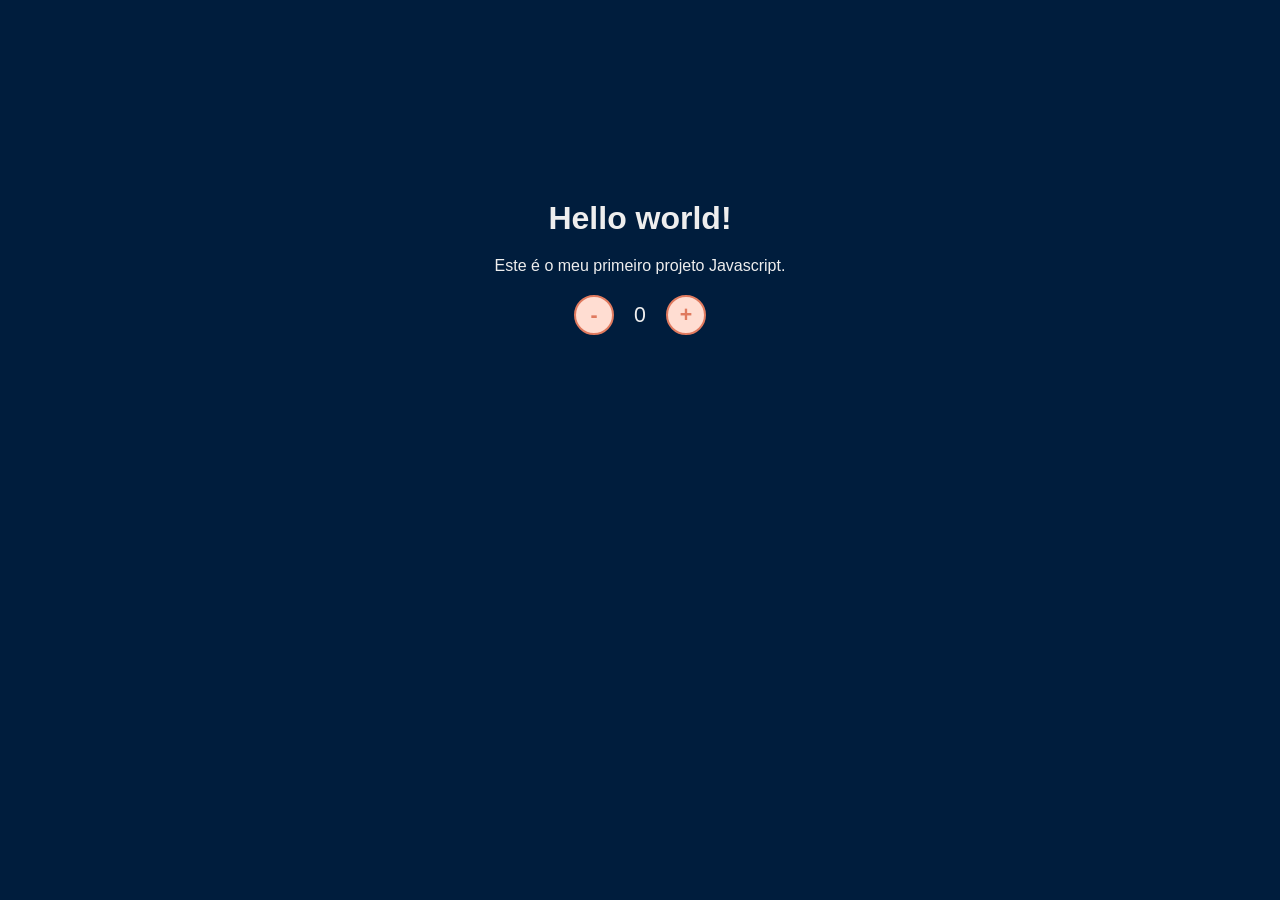
<file: Contador/index.html>
<!DOCTYPE html>
<html lang="pt-br">

<head>
    <meta charset="UTF-8">
    <meta http-equiv="X-UA-Compatible" content="IE=edge">
    <meta name="viewport" content="width=device-width, initial-scale=1.0">

    <link rel="stylesheet" href="assets/style.css">
    <title>Java script</title>
</head>

<body>
    <h1>Hello world!</h1>
    <p>Este é o meu primeiro projeto Javascript.</p>

    <div id="counter">
        <button class="subtrair">-</button>
        <span id="currentNumber">0</span>
        <button class="adicionar">+</button>
    </div>

    <script src="assets/script.js"></script>
</body>
</html>
</file>
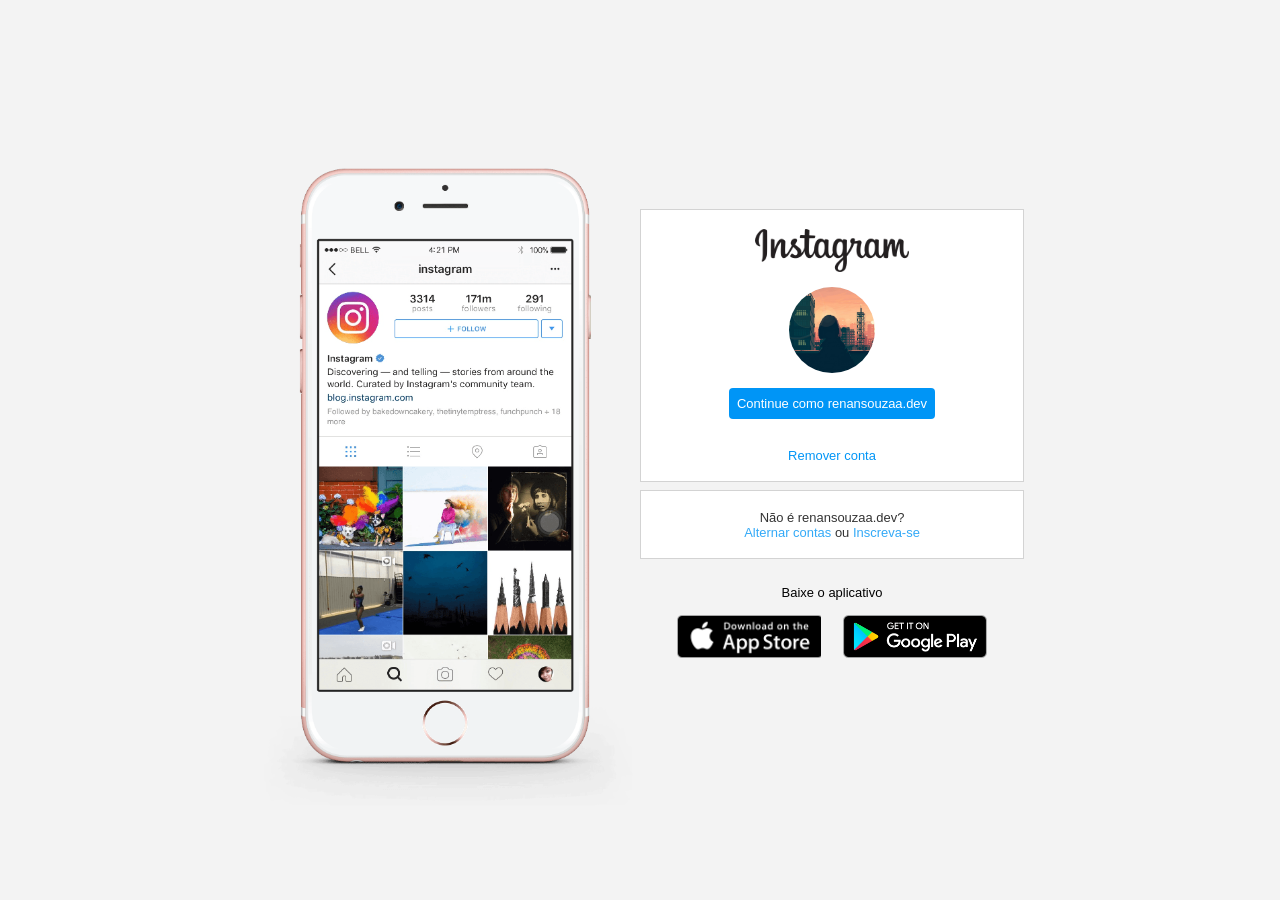
<file: Login instagram/index.html>
<!DOCTYPE html>
<html lang="pt-br">

<head>
    <meta charset="UTF-8">
    <meta http-equiv="X-UA-Compatible" content="IE=edge">
    <meta name="viewport" content="width=device-width, initial-scale=1.0">

    <link rel="stylesheet" href="assets/css/style.css">
    <title>Instagram</title>
</head>

<body>
    <section class="container">
        <div class="instagram-phone">
            <img src="assets/images/instagram-celular.png" alt="celular">
        </div>

        <div class="instagram-continue">
            <div class="group">
                <img src="assets/images/instagram-logo.png" class="instagram-logo" alt="instagram logo">

                <div class="profile-photo">
                    <img src="assets/images/perfil.jpg" alt="foto de perfil">
                </div>
                <a href="#" class="instagram-login">Continue como renansouzaa.dev</a>
                <a href="#" class="instagram-logout">Remover conta</a>
            </div>

            <div class="group">
                <p class="not-account">Não é renansouzaa.dev?</p>
                <p class="not-account">
                    <span class="link-blue">Alternar contas</span>
                    ou
                    <span class="link-blue">Inscreva-se</span>
                </p>
            </div>

            <div class="get-the-app">
                <p class="get-app">Baixe o aplicativo</p>
                
                <div class="download">
                    <a href="#" class="app-download"></a>
                    <a href="#" class="app-download"></a>
                </div>
            </div>
        </div>
    </div>
</body>
</html>
</file>
<file: Contador/assets/style.css>
@import url('https://fonts.googleapis.com/css2?family=Open+Sans:wght@300;600&display=swap');

:root {
    --bgColor: #001d3d;
    --textColor: #eee;
    --primaryColor: #ffddd2;
    --secondaryColor: #e07a5f;
}

* {
    margin: 0;
    padding: 0;
    box-sizing: border-box;
    font-family: Arial, sans-serif;
    color: var(--textColor);
}

body {
    padding: 200px 0;
    display: flex;
    align-items: center;
    justify-content: center;
    flex-direction: column;
    background-color: var(--bgColor);
}

p {
    margin: 20px 0;
}

button {
    height: 40px;
    width: 40px;
    border-radius: 50%;
    border: 2px solid var(--secondaryColor);
    background-color: var(--primaryColor);
    color: var(--secondaryColor);
    font-size: 16pt;
    font-weight: 600;
    text-align: center;
}

#counter {
    display: flex;
}

#currentNumber {
    display: flex;
    align-items: center;
    margin: 0 20px;
    font-size: 16pt;
}
</file>
<file: Login instagram/assets/css/style.css>
:root {
    --textColor: ;
    --bgColor: rgb(243, 243, 243);
    --primaryColor: #fff;
    --secondaryColor: lightgray;
    --terciaryColor: #0095f6;
}

* {
    padding: 0;
    margin: 0;
    box-sizing: border-box;
    font-family: Arial, sans-serif;
    font-size: 0.9rem;
}

a {
    text-decoration: none;
}

body {
    width: 100%;
    height: 100vh;
    background-color: var(--bgColor);
    display: flex;
    justify-content: center;
    align-items: center;
}

.container {
    display: flex;
    align-items: center;
    justify-content: start;
    width: 60%;
    height: 100vh;
}

.instagram-phone {
    display: flex;
    align-items: center;
    justify-content: center;
    width: 50%;
}

.instagram-phone img {
    height: 50rem;
}

.instagram-continue {
    display: flex;
    align-items: center; /* horizontal */
    justify-content: space-around; /* vertical */
    flex-direction: column;
    width: 50%;
    min-height: 34rem;
}

.group {
    display: flex;
    justify-content: space-between;
    align-items: center;
    flex-direction: column;
    background-color: var(--primaryColor);
    width: 100%;
    padding: 1.3rem 0;
    border: 1px solid var(--secondaryColor);
}

.group:nth-child(1) {
    min-height: 19rem;
}

.instagram-logo {
    height: 3rem;
}

.profile-photo {
    display: flex;
    justify-content: center;
    align-items: center;
    border-radius: 50%;
    overflow: hidden;
}

.profile-photo img {
    height: 6rem;
}

.instagram-login {
    background-color: var(--terciaryColor);
    color: var(--primaryColor);
    padding: 8px;
    border-radius: 4px;
}

.instagram-logout {
    color: var(--terciaryColor);
    margin-top: 1rem;
}

.not-account {
    opacity: 0.8;
}

.link-blue {
    color: var(--terciaryColor);
}

.get-the-app {
    display: flex;
    flex-direction: column;
    align-items: center;
    justify-content: center;
    width: 100%;
    padding: 1.3rem 0;
}

.download {
    display: flex;
    width: 100%;
    justify-content: space-evenly;
    align-items: center;
    padding: 1rem;
}

.app-download {
    height: 3rem;
    width: 10rem;
    background-size: cover;
}

.app-download:nth-child(1) {
    background-image: url('../images/apple-button.png');
}

.app-download:nth-child(2) {
    background-image: url('../images/googleplay-button.png');
}

/* media queries */


@media (max-width: 1024px) {
    .instagram-wrapper {
        width: 90%;
    }
}

@media (max-width: 650px) {
    body {
        background-color: var(--primaryColor);
    }

    .instagram-wrapper {
        width: 90%;
    }

    .instagram-phone {
        display: none;
    }

    .instagram-continue {
        width: 100%;
    }
    
    .group {
        border: none;
    }
}
</file>
